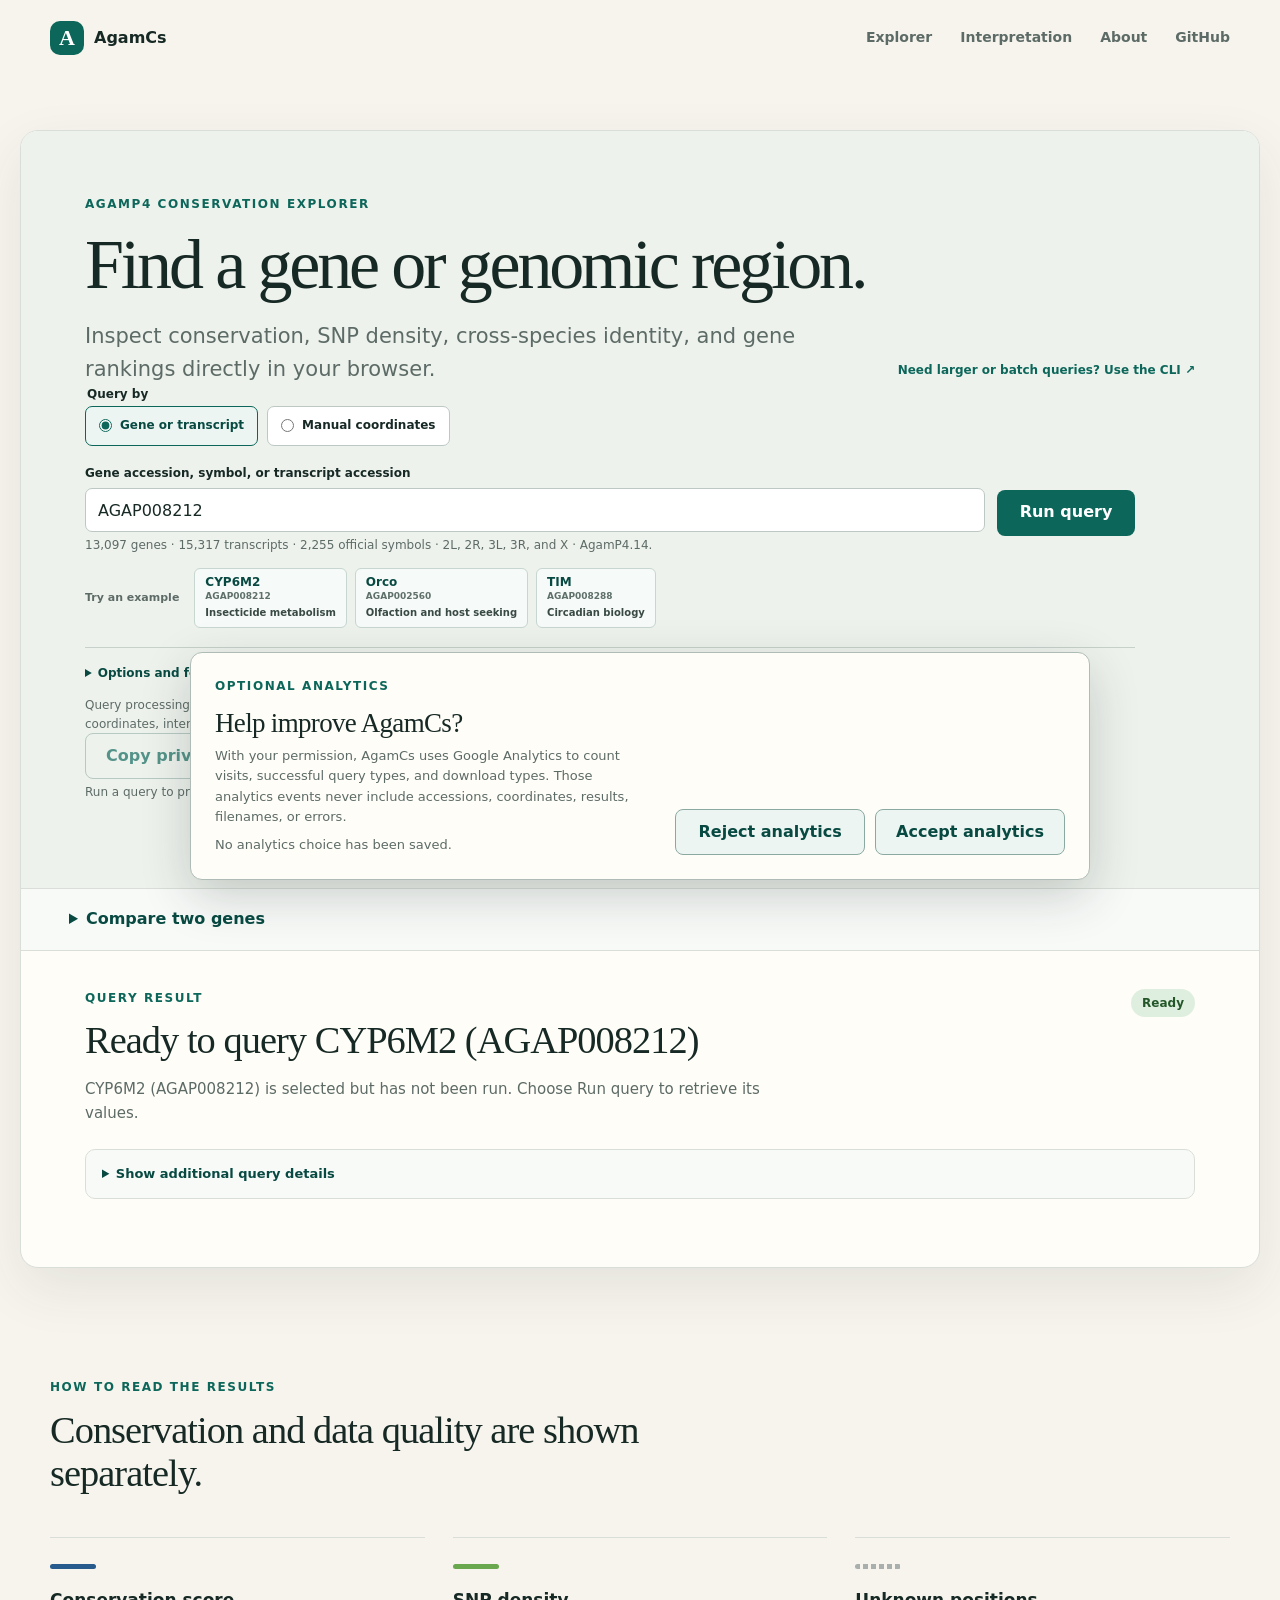
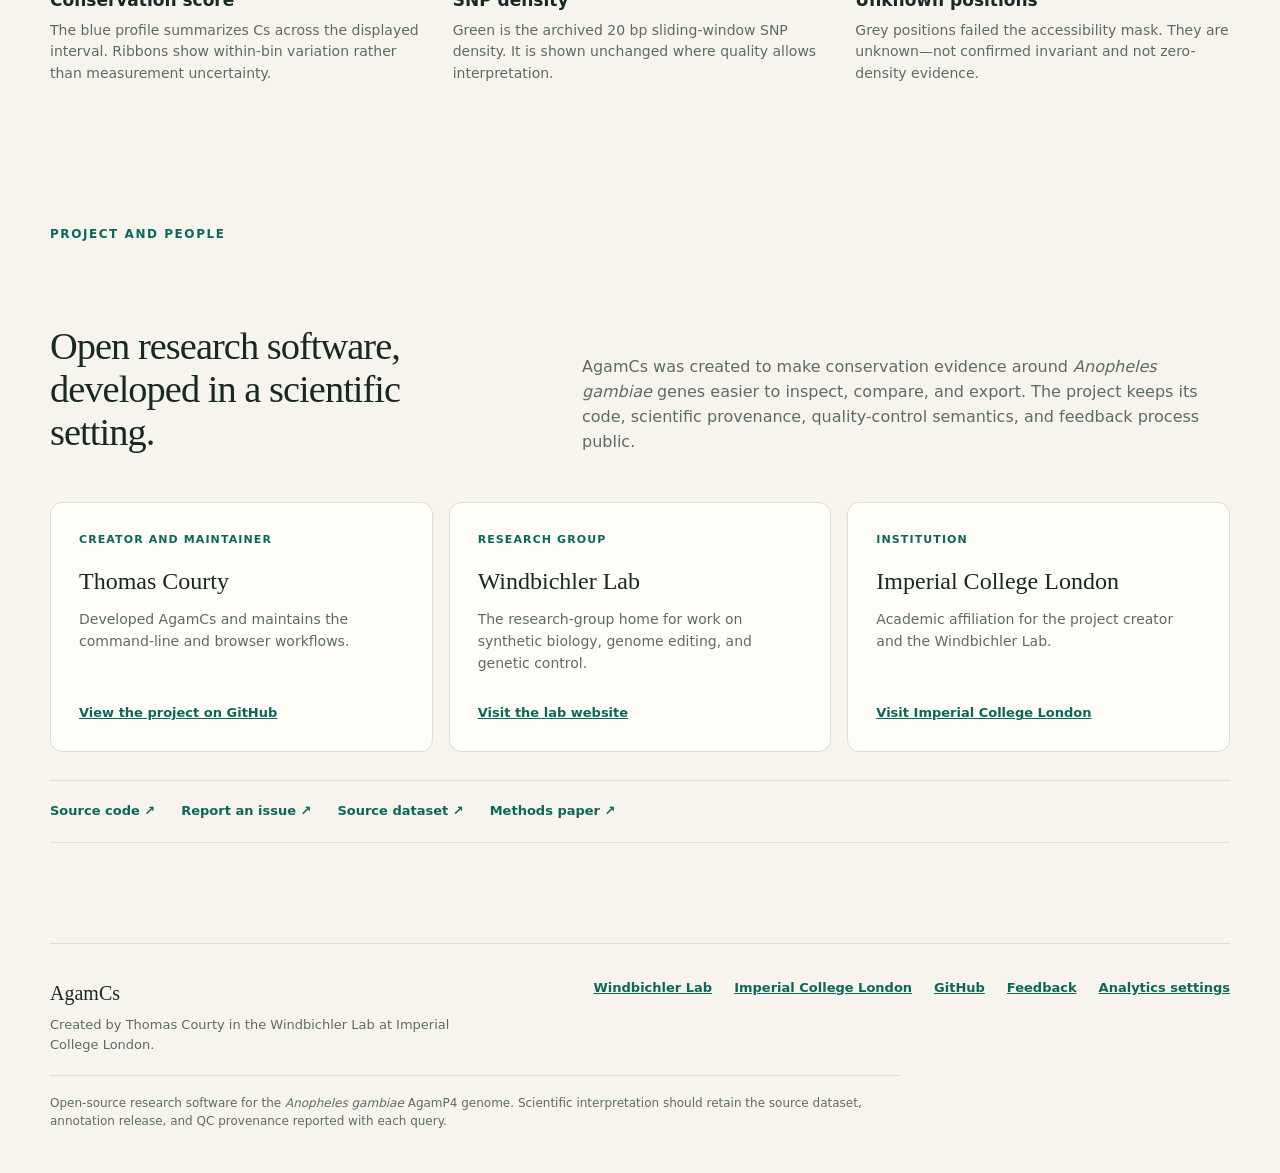
<file: docs/index.html>
<!doctype html>
<html lang="en">
<head>
  <meta charset="utf-8">
  <meta name="viewport" content="width=device-width, initial-scale=1">
  <meta name="description" content="Explore AgamP4.14 conservation, SNP density, and cross-species identity around Anopheles gambiae genes, transcripts, or any given genomic intervals.">
  <meta name="author" content="Thomas Courty">
  <meta name="theme-color" content="#0c675a">
  <meta property="og:type" content="website">
  <meta property="og:site_name" content="AgamCs">
  <meta property="og:title" content="AgamCs conservation explorer">
  <meta property="og:description" content="Explore AgamP4.14 conservation, SNP density, and cross-species identity around Anopheles gambiae genes, transcripts, or any given genomic intervals.">
  <meta property="og:url" content="https://tycour.github.io/AgamCs/">
  <meta property="og:image" content="https://tycour.github.io/AgamCs/assets/examples/AGAP008212/cs_snp_summary.png">
  <meta name="twitter:card" content="summary_large_image">
  <title>AgamCs conservation explorer</title>
  <link rel="canonical" href="https://tycour.github.io/AgamCs/">
  <link rel="icon" href="assets/favicon.svg" type="image/svg+xml">
  <link rel="stylesheet" href="assets/site.css?v=2026-10-17-guide-sequence-v1">
  <script src="assets/plot-model.js?v=2026-10-17-guide-sequence-v1" defer></script>
  <script src="assets/query-summary.js?v=2026-10-17-guide-sequence-v1" defer></script>
  <script src="assets/query-intervals.js?v=2026-10-17-guide-sequence-v1" defer></script>
  <script src="assets/guide-design.js?v=2026-10-17-guide-sequence-v1" defer></script>
  <script src="assets/guide-panel.js?v=2026-10-17-guide-sequence-v1" defer></script>
  <script src="assets/notable-windows.js?v=2026-10-17-guide-sequence-v1" defer></script>
  <script src="assets/species-context.js?v=2026-10-17-guide-sequence-v1" defer></script>
  <script src="assets/query-report.js?v=2026-10-17-guide-sequence-v1" defer></script>
  <script src="assets/two-gene-comparison.js?v=2026-10-17-guide-sequence-v1" defer></script>
  <script src="assets/live-plots.js?v=2026-10-17-guide-sequence-v1" defer></script>
  <script src="assets/gene-search.js?v=2026-10-17-guide-sequence-v1" defer></script>
  <script src="assets/gene-ranking.js?v=2026-10-17-guide-sequence-v1" defer></script>
  <script src="assets/accession-lookup.js?v=2026-10-17-guide-sequence-v1" defer></script>
  <script src="assets/query-contract.js?v=2026-10-17-guide-sequence-v1" defer></script>
  <script src="assets/query-interaction.js?v=2026-10-17-guide-sequence-v1" defer></script>
  <script src="assets/query-permalink.js?v=2026-10-17-guide-sequence-v1" defer></script>
  <script src="assets/analytics.js?v=2026-10-17-guide-sequence-v1" data-measurement-id="G-25RC4QKPP9" defer></script>
  <script src="assets/site.js?v=2026-10-17-guide-sequence-v1" defer></script>
</head>
<body>
  <header class="site-header">
    <a class="brand" href="./" aria-label="AgamCs home">
      <span class="brand-mark" aria-hidden="true">A</span>
      <span>AgamCs</span>
    </a>
    <nav aria-label="Primary navigation">
      <a href="#explorer">Explorer</a>
      <a href="#interpretation">Interpretation</a>
      <a href="#about">About</a>
      <a href="https://github.com/Tycour/AgamCs">GitHub</a>
    </nav>
  </header>

  <main>
    <section class="workspace" id="explorer" aria-labelledby="explorer-title">
      <form class="query-panel benchmark-form" id="benchmark-form">
        <div class="query-heading">
          <div>
            <p class="eyebrow">AgamP4 conservation explorer</p>
            <h1 id="explorer-title">Find a gene or genomic region.</h1>
            <p class="lede">Inspect conservation, SNP density, cross-species identity, and gene rankings directly in your browser.</p>
          </div>
          <a class="query-cli-link" href="https://github.com/Tycour/AgamCs#command-line-installation">Need larger or batch queries? Use the CLI ↗</a>
        </div>
        <fieldset class="query-mode-switch">
          <legend>Query by</legend>
          <label class="query-mode-control">
            <input type="radio" name="live-query-mode" value="accession" checked>
            <span>Gene or transcript</span>
          </label>
          <label class="query-mode-control">
            <input type="radio" name="live-query-mode" value="coordinates">
            <span>Manual coordinates</span>
          </label>
        </fieldset>
        <div class="query-primary-row">
          <div class="query-input-panel accession-query-panel" id="accession-query-panel">
            <label for="live-accession">Gene accession, symbol, or transcript accession</label>
            <div class="accession-combobox" id="accession-combobox">
              <input id="live-accession" name="live-accession" value="AGAP008212" autocomplete="off" spellcheck="false" role="combobox" aria-autocomplete="list" aria-haspopup="listbox" aria-expanded="false" aria-controls="accession-suggestions" aria-describedby="accession-index-help accession-search-status">
              <div class="accession-suggestions-panel" id="accession-suggestions-panel" hidden>
                <ul class="accession-suggestions" id="accession-suggestions" role="listbox" aria-label="Matching AgamP4 genes and transcripts"></ul>
                <p class="accession-suggestions-note" id="accession-suggestions-note"></p>
              </div>
            </div>
            <p class="visually-hidden" id="accession-search-status" role="status" aria-live="polite"></p>
            <p class="field-help" id="accession-index-help">Loading the versioned AgamP4.14 gene index…</p>
          </div>
          <div class="query-input-panel coordinate-query-panel" id="coordinate-query-panel" hidden>
            <div>
              <label for="benchmark-chromosome">Chromosome</label>
              <select id="benchmark-chromosome" name="chromosome">
                <option>2L</option><option>2R</option><option>3L</option><option>3R</option><option>X</option>
              </select>
            </div>
            <div>
              <label for="benchmark-start">Start (1-based)</label>
              <input id="benchmark-start" name="start" type="number" min="1" value="6928858">
            </div>
            <div>
              <label for="benchmark-end">End (inclusive)</label>
              <input id="benchmark-end" name="end" type="number" min="1" value="6930547">
            </div>
          </div>
          <button class="button primary query-submit" id="benchmark-submit" type="submit">Run query</button>
        </div>
        <div class="featured-example-strip" id="featured-example-strip">
          <span>Try an example</span>
          <div class="featured-example-actions" id="featured-example-actions" aria-label="Quick featured examples">
            <span class="featured-example-loading">Loading examples…</span>
          </div>
        </div>
        <details class="query-options" id="query-options">
          <summary>Options and featured examples</summary>
          <div class="query-options-body">
            <div class="accession-query-options" id="accession-query-options">
              <div class="padding-control">
                <label for="accession-padding">Padding per side (bp)</label>
                <input id="accession-padding" name="accession-padding" type="number" min="0" step="1" value="0" inputmode="numeric" required>
                <p class="field-help" id="padding-help">Applied only to accession queries. The allowable padding will appear after the gene index loads.</p>
              </div>
              <div class="isoform-control" id="isoform-control" hidden>
                <label for="isoform-select">Transcript isoform</label>
                <select id="isoform-select" name="isoform-select"></select>
                <p class="field-help" id="isoform-help">Choose the representative default or an exact transcript.</p>
              </div>
              <div class="example-shortcut">
                <label for="example-select">Featured examples</label>
                <select id="example-select" name="example-select">
                  <option value="">Choose a featured example...</option>
                </select>
                <p class="field-help" id="catalogue-help">Loading featured examples...</p>
              </div>
            </div>
            <div class="overlap-annotation-control">
              <label for="show-overlapping-annotations">
                <input id="show-overlapping-annotations" name="show-overlapping-annotations" type="checkbox" disabled>
                <span>Show overlapping gene annotations</span>
              </label>
              <p class="field-help" id="overlap-annotation-help">Loading the versioned gene index…</p>
            </div>
          </div>
        </details>
        <p class="privacy-note">Query processing runs in your browser. Optional aggregate usage statistics are sent to Google Analytics only if you accept them; accessions, coordinates, interval names and bounds, results, filenames, and errors are never included.</p>
        <div class="permalink-actions">
          <button class="button secondary" id="copy-query-permalink" type="button" disabled>Copy private permalink…</button>
          <p class="field-help" id="query-permalink-status" aria-live="polite">Run a query to prepare a private permalink. Its fragment is kept out of HTTP requests and referrers.</p>
        </div>
      </form>

      <details class="comparison-disclosure" id="two-gene-comparison">
        <summary>Compare two genes</summary>
      <section class="two-gene-comparison" aria-labelledby="two-gene-comparison-heading">
        <div class="query-summary-heading">
          <div>
            <h2 id="two-gene-comparison-heading">Compare two genes in context</h2>
            <p>See standardized conservation and variation context for two genes. Each locus keeps its own genomic coordinates.</p>
          </div>
        </div>
        <form id="comparison-form" class="comparison-form">
          <label for="comparison-left-accession">Gene or transcript accession / symbol
            <input id="comparison-left-accession" required autocomplete="off" spellcheck="false" value="AGAP008212">
          </label>
          <label for="comparison-right-accession">Compare with
            <input id="comparison-right-accession" required autocomplete="off" spellcheck="false" value="AGAP006241">
          </label>
          <div class="comparison-actions">
            <button class="button primary" id="comparison-submit" type="submit">Compare genes</button>
            <button class="button secondary" id="comparison-cancel" type="button" hidden>Cancel replacement</button>
          </div>
        </form>
        <p class="field-help" id="comparison-status" aria-live="polite">Enter two distinct indexed genes.</p>
        <div class="comparison-results" id="comparison-results" hidden>
          <div class="comparison-locus-grid" id="comparison-locus-grid"></div>
          <div class="query-summary-table-scroll"><table class="query-summary-table comparison-table"><thead><tr><th scope="col">Summary</th><th scope="col" id="comparison-left-heading">Gene</th><th scope="col" id="comparison-right-heading">Gene</th></tr></thead><tbody id="comparison-table-body"></tbody></table></div>
          <details class="comparison-partitions" id="comparison-partitions">
            <summary>Representative-transcript partition percentiles</summary>
            <p>These static rankings use the pinned representative transcript shown above.</p>
            <div class="query-summary-table-scroll"><table class="query-summary-table comparison-table"><thead><tr><th scope="col">Partition</th><th scope="col" id="comparison-left-partition-heading">Gene</th><th scope="col" id="comparison-right-partition-heading">Gene</th></tr></thead><tbody id="comparison-partition-table-body"></tbody></table></div>
          </details>
          <div class="report-actions comparison-downloads">
            <a class="button secondary" id="comparison-left-tsv" hidden download>Download exact TSV</a>
            <a class="button secondary" id="comparison-right-tsv" hidden download>Download exact TSV</a>
            <a class="button secondary" id="comparison-export" hidden download>Download comparison TSV</a>
          </div>
        </div>
      </section>
      </details>

      <div class="results-panel" id="results-portal" aria-live="polite">
        <div class="result-heading">
          <div>
            <p class="eyebrow">Query result</p>
            <h2 id="result-title">Ready for a query</h2>
          </div>
          <span class="ready-badge" id="result-status">Ready</span>
        </div>
        <p class="result-description" id="benchmark-status">Choose an AgamP4.14 gene accession or symbol, transcript accession, manual interval, or featured example.</p>
        <dl class="resolved-accession" id="resolved-accession" hidden>
          <div><dt>Query ID</dt><dd id="resolved-accession-id">—</dd></div>
          <div><dt>Gene</dt><dd id="resolved-gene-id">—</dd></div>
          <div><dt>Transcript</dt><dd id="resolved-transcript">—</dd></div>
          <div><dt>Padding</dt><dd id="resolved-padding">—</dd></div>
          <div><dt>Strand</dt><dd id="resolved-strand">—</dd></div>
          <div><dt>Annotation</dt><dd id="resolved-annotation">—</dd></div>
          <div><dt>Index</dt><dd id="resolved-index-version">—</dd></div>
        </dl>
        <div class="live-visuals" id="live-visuals" hidden>
          <div class="live-visual-heading">
            <div>
              <p class="eyebrow">Query figures</p>
              <h3>Conservation, variation and species identity</h3>
            </div>
            <p id="live-annotation-note">Genomic-coordinate view. Overlapping-gene annotations are optional.</p>
          </div>
          <section class="live-figure-section" id="live-signals-panel" aria-labelledby="live-signals-heading">
            <header class="live-figure-title">
              <div><span>Figure 1</span><h4 id="live-signals-heading">Conservation and SNP density</h4></div>
              <p>Per-base conservation with accessible-base variation and QC context.</p>
            </header>
            <div class="live-plot" id="live-signal-plot"></div>
            <a class="download-link figure-download" id="live-signal-download" hidden download>Download Cs + SNP/QC figure (SVG)</a>
          </section>
          <details class="guide-disclosure" id="guide-disclosure">
            <summary>Explore CRISPR guides <span>Optional · 20-base spacers with NGG PAM</span></summary>
            <section class="guide-panel" id="guide-panel" aria-label="CRISPR guide settings" hidden>
              <p class="field-help">Choose a 20-base NGG guide to inspect conservation and variation at its binding site.</p>
              <div class="guide-controls"><label><input type="checkbox" id="guide-enable"> Explore guides in this interval</label><label><input type="checkbox" id="guide-overlay"> Show selected guide and PAM on both figures</label></div>
              <p id="guide-status" role="status">Run a query to explore guides.</p>
              <div id="guide-examples" class="guide-examples"><span>Prototype examples:</span><button type="button" data-region="2L:1000000-1000999">Benchmark locus</button><button type="button" data-region="2L:28585064-28586748">AGAP006241</button><button type="button" data-region="3L:3855186-3858609">AGAP010449</button><button type="button" data-region="3R:38377342-38377436">AGAP009678</button></div>
              <div id="guide-content" hidden>
                <p class="field-help">Sequences are written 5′→3′ in guide orientation; the orange triplet is the PAM. Activity is a Doench 2016 prediction, not measured activity in Anopheles. Guides with repeated exact matches remain visible with warnings.</p>
                <details class="guide-filters">
                  <summary>Filter by metric or sequence</summary>
                  <p class="field-help">Set a minimum, maximum, or both for any numeric column. A bound excludes guides where that metric is unavailable. Bounds include their endpoints.</p>
                  <fieldset><legend>Numeric ranges</legend><div id="guide-filter-grid" class="guide-filter-grid"></div></fieldset>
                  <label for="guide-filter-text">Sequence, chromosome, strand, or warning contains
                    <input id="guide-filter-text" type="search" placeholder="For example, exact reference matches">
                  </label>
                </details>
                <p id="guide-view-status" role="status" aria-live="polite"></p>
                <div class="guide-table-scroll" tabindex="0" aria-label="Scored guides; select a column heading to sort"><table class="query-summary-table guide-table"><thead id="guide-table-head"><tr>
                  <th scope="col" data-sort="tool_rank" aria-sort="ascending"><button type="button" data-sort="tool_rank" class="guide-sort-header" aria-label="Sort by CRISPOR order">CRISPOR order <span aria-hidden="true">↑</span></button></th>
                  <th scope="col" data-sort="start" aria-sort="none"><button type="button" data-sort="start" class="guide-sort-header" aria-label="Sort by genomic position">Spacer + PAM / location</button></th>
                  <th scope="col" data-sort="mit_specificity" aria-sort="none"><button type="button" data-sort="mit_specificity" class="guide-sort-header" aria-label="Sort by MIT specificity">MIT specificity</button></th>
                  <th scope="col" data-sort="cfd_specificity" aria-sort="none"><button type="button" data-sort="cfd_specificity" class="guide-sort-header" aria-label="Sort by CFD specificity">CFD specificity</button></th>
                  <th scope="col" data-sort="activity_doench2016" aria-sort="none"><button type="button" data-sort="activity_doench2016" class="guide-sort-header" aria-label="Sort by predicted activity">Predicted activity</button></th>
                  <th scope="col" data-sort="spacer_mean_cs" aria-sort="none"><button type="button" data-sort="spacer_mean_cs" class="guide-sort-header" aria-label="Sort by spacer mean Cs">Spacer mean Cs</button></th>
                  <th scope="col" data-sort="spacer_mean_snp_density" aria-sort="none"><button type="button" data-sort="spacer_mean_snp_density" class="guide-sort-header" aria-label="Sort by spacer mean SNP density">Spacer mean SNP density</button></th>
                  <th scope="col" data-sort="exact_matches" aria-sort="none"><button type="button" data-sort="exact_matches" class="guide-sort-header" aria-label="Sort by exact reference matches">Exact matches</button></th>
                  <th scope="col" data-sort="off_target_count" aria-sort="none"><button type="button" data-sort="off_target_count" class="guide-sort-header" aria-label="Sort by off-target count">Off-target count</button></th>
                  <th scope="col" data-sort="gc_percent" aria-sort="none"><button type="button" data-sort="gc_percent" class="guide-sort-header" aria-label="Sort by spacer GC percent">Spacer GC %</button></th>
                  <th scope="col" data-sort="warnings" aria-sort="none"><button type="button" data-sort="warnings" class="guide-sort-header" aria-label="Sort by warnings">Warnings</button></th>
                </tr></thead><tbody id="guide-body"></tbody></table></div>
                <div id="guide-details" class="guide-details" aria-live="polite" hidden></div>
                <div class="report-actions"><a class="button secondary" id="guide-download" download hidden>Download guide TSV</a><a class="button secondary" id="guide-json-download" download hidden>Download guide report (JSON)</a></div>
                <p class="summary-method">Click a column heading to sort by that value; click it again to reverse the order. Cs means use finite bases. SNP means use valid accessible focal bases and retain the source’s centred 20-base rolling density; they are not counts of variants within the guide. Unknown bases are not zero. Spacer and PAM summaries are separate in the selected-guide details and downloads. These contextual values do not alter CRISPOR scores. Guide selection is recorded in the separate guide report, not the general query permalink/report.</p>
              </div>
            </section>
          </details>
          <section class="live-figure-section" id="live-heatmap-panel" aria-labelledby="live-heatmap-heading">
            <header class="live-figure-title">
              <div><span>Figure 2</span><h4 id="live-heatmap-heading">Species identity heatmap</h4></div>
              <p>Cross-species identity across the same genomic interval.</p>
            </header>
            <div class="live-plot" id="live-heatmap-plot"></div>
            <details class="species-display-controls" id="species-display-controls">
              <summary>Species display controls (heatmap only)</summary>
              <p>Selection, ordering, and clade collapse change only Figure 2 and its SVG. The exact TSV and species/clade summary retain all comparison species.</p>
              <div class="species-display-toolbar">
                <label for="species-display-order">Row order
                  <select id="species-display-order">
                    <option value="topology">Versioned topology</option>
                    <option value="alphabetical">Alphabetical</option>
                  </select>
                </label>
                <div class="species-display-actions" aria-label="Species selection actions">
                  <button class="button secondary" id="species-select-all" type="button">Select all</button>
                  <button class="button secondary" id="species-clear-all" type="button">Clear all</button>
                </div>
              </div>
              <fieldset>
                <legend>Visible species</legend>
                <div class="species-checkbox-grid" id="species-checkbox-grid"></div>
              </fieldset>
              <fieldset>
                <legend>Collapse encoded clades</legend>
                <div class="species-checkbox-grid" id="clade-collapse-grid"></div>
              </fieldset>
              <p id="species-display-status" aria-live="polite">All species are shown in versioned-topology order.</p>
            </details>
            <a class="download-link figure-download" id="live-heatmap-download" hidden download>Download species heatmap (SVG)</a>
          </section>
          <section class="plot-range-controls" aria-labelledby="plot-range-heading">
            <div class="plot-range-intro">
              <h4 id="plot-range-heading">Displayed range</h4>
              <p id="plot-range-current">Run a query to enable range zoom.</p>
            </div>
            <div class="plot-range-actions">
              <button class="button secondary" id="plot-range-select" type="button" aria-pressed="false" disabled>Select range</button>
              <button class="button secondary" id="plot-range-back" type="button" disabled>Zoom out</button>
              <button class="button secondary" id="plot-range-reset" type="button" disabled>Reset full query</button>
            </div>
            <div class="plot-range-coordinate-controls" aria-label="Zoom to genomic coordinates">
              <label for="plot-range-start">Start
                <input id="plot-range-start" type="number" step="1" inputmode="numeric" disabled>
              </label>
              <label for="plot-range-end">End
                <input id="plot-range-end" type="number" step="1" inputmode="numeric" disabled>
              </label>
              <button class="button secondary" id="plot-range-apply" type="button" disabled>Zoom to coordinates</button>
            </div>
            <p id="plot-range-status" aria-live="polite">Select range enables horizontal dragging on either plot. Plot selections expand outward to the displayed bin boundaries; the exact TSV remains the full query.</p>
          </section>
        </div>
        <details class="supplementary-results" id="supplementary-results">
          <summary>Show additional query details</summary>
          <div class="supplementary-results-content">
            <div class="plot-resolution-controls" aria-labelledby="plot-resolution-heading">
              <div class="plot-resolution-intro">
                <h4 id="plot-resolution-heading">Plot resolution</h4>
                <p>Adaptive preserves per-base detail for loci through 1,000 bases and otherwise uses the highest bounded display resolution.</p>
              </div>
              <label for="signal-resolution">Cs/SNP signal
                <select id="signal-resolution"><option value="adaptive">Adaptive</option></select>
              </label>
              <label for="heatmap-resolution">Species heatmap
                <select id="heatmap-resolution"><option value="adaptive">Adaptive</option></select>
              </label>
              <p id="plot-resolution-status" aria-live="polite">Effective resolution will appear after a query.</p>
            </div>
            <p class="plot-method-note" id="plot-method-note">Adaptive uses one display bin per base through 1,000 bases, then the bounded maximum of 1,000 bins, preserving the strongest available detail without unbounded SVG growth. Cs itself is per-base; SNP density remains the archived centred 20-bp rolling statistic, and CNEr evidence remains derived from 30/50-bp source windows. Finer display subdivision does not add biological resolution. Hover for query values; range zoom and the optional overlapping-gene tracks re-render retained full-query data without another genomic request. Additional loci use one representative transcript per overlapping gene; the queried gene retains its selected or complete isoform display. Transcript labels link to the matching VectorBase gene record in a new tab. The exact TSV retains every queried base and species row, while SVG downloads use the active displayed range, annotation choice, and resolution.</p>
        <section class="ranking-section" id="ranking-section" aria-labelledby="ranking-section-heading" hidden>
          <h3 id="ranking-section-heading">Representative-transcript gene rankings</h3>
          <p>These static, scope-specific global and chromosome-arm rankings use the pinned representative transcript. Selecting another isoform changes the query summaries, not these rankings.</p>
          <div class="ranking-grid">
            <section class="summary-scope-card summary-ranking-card" id="summary-cs-ranking-card" aria-labelledby="summary-cs-ranking-heading" hidden>
              <header><h4 id="summary-cs-ranking-heading">Cs percentile</h4><small>Higher Cs = more conserved</small></header>
              <div class="summary-metric-pair summary-ranking-scopes">
                <div><span>Whole gene span</span><strong id="summary-cs-rank-span">—</strong><small id="summary-cs-rank-span-detail">—</small></div>
                <div><span>Representative exons</span><strong id="summary-cs-rank-exons">—</strong><small id="summary-cs-rank-exons-detail">—</small></div>
                <div><span>Representative CDS</span><strong id="summary-cs-rank-cds">—</strong><small id="summary-cs-rank-cds-detail">—</small></div>
                <div><span>Representative UTR</span><strong id="summary-cs-rank-utr">—</strong><small id="summary-cs-rank-utr-detail">—</small></div>
                <div><span>Representative introns</span><strong id="summary-cs-rank-introns">—</strong><small id="summary-cs-rank-introns-detail">—</small></div>
              </div>
              <p class="summary-ranking-note" id="summary-cs-ranking-note"></p>
            </section>
            <section class="summary-scope-card summary-ranking-card" id="summary-snp-ranking-card" aria-labelledby="summary-snp-ranking-heading" hidden>
              <header><h4 id="summary-snp-ranking-heading">Low-variation percentile</h4><small>Higher = lower accessible-base SNP density</small></header>
              <div class="summary-metric-pair summary-ranking-scopes">
                <div><span>Whole gene span</span><strong id="summary-snp-rank-span">—</strong><small id="summary-snp-rank-span-detail">—</small></div>
                <div><span>Representative exons</span><strong id="summary-snp-rank-exons">—</strong><small id="summary-snp-rank-exons-detail">—</small></div>
                <div><span>Representative CDS</span><strong id="summary-snp-rank-cds">—</strong><small id="summary-snp-rank-cds-detail">—</small></div>
                <div><span>Representative UTR</span><strong id="summary-snp-rank-utr">—</strong><small id="summary-snp-rank-utr-detail">—</small></div>
                <div><span>Representative introns</span><strong id="summary-snp-rank-introns">—</strong><small id="summary-snp-rank-introns-detail">—</small></div>
              </div>
              <p class="summary-ranking-note" id="summary-snp-ranking-note"></p>
            </section>
          </div>
        </section>
        <details class="query-details">
          <summary>Data source, QC and query limits</summary>
          <dl class="query-provenance" id="query-provenance">
            <div><dt>Assembly</dt><dd id="query-assembly">AgamP4</dd></div>
            <div><dt>Coordinates</dt><dd id="query-coordinate-convention">1-based inclusive</dd></div>
            <div><dt>Arrays</dt><dd id="query-arrays">Cs, SNP density, species stack</dd></div>
            <div><dt>Source</dt><dd><a id="query-source" href="https://doi.org/10.5281/zenodo.4304586">Zenodo 4304586</a></dd></div>
            <div><dt>Accessibility/QC</dt><dd id="query-accessibility">Separate companion track</dd></div>
          </dl>
          <p class="field-help">Browser query limit: 200,000 bases. This engineering ceiling is not a biological threshold: it supports 13,080 of 13,097 indexed genes (99.8702%); the 17 longer genes remain available through the CLI. The versioned index covers AGAP genes and transcript isoforms on 2L, 2R, 3L, 3R, and X; official gene symbols come from a separately versioned AgamP4 naming index. Failed accessibility/QC positions are shown separately as unknown.</p>
        </details>
        <div class="query-summary" id="query-summary" hidden>
          <div class="query-summary-heading">
            <div><h3>Exact query and selected-transcript summaries</h3><p id="query-summary-subject"></p></div>
            <code id="query-summary-version">agamcs-query-summary-v1</code>
          </div>
          <div class="query-summary-table-scroll">
            <table class="query-summary-table">
              <thead>
                <tr>
                  <th scope="col">Scope</th>
                  <th scope="col">Bases</th>
                  <th scope="col">Mean Cs</th>
                  <th scope="col">Accessibility</th>
                  <th scope="col">Accessible-base SNP mean</th>
                  <th scope="col">Longest inaccessible run</th>
                  <th scope="col">80% coverage audit</th>
                </tr>
              </thead>
              <tbody id="query-summary-body"></tbody>
            </table>
          </div>
          <p class="summary-method" id="summary-method-note"></p>
        </div>
        <section class="query-summary named-intervals" id="named-intervals" aria-labelledby="named-intervals-heading" hidden>
          <div class="query-summary-heading">
            <div><h3 id="named-intervals-heading">Named query intervals</h3><p id="named-intervals-subject">Define private, inclusive subregions within the exact retained query.</p></div>
            <code>agamcs-named-query-intervals-v1</code>
          </div>
          <div class="interval-editor" id="interval-editor">
            <label for="interval-name">Name<input id="interval-name" maxlength="80" required></label>
            <label for="interval-start">Start (1-based)<input id="interval-start" type="number" min="1" required></label>
            <label for="interval-end">End (inclusive)<input id="interval-end" type="number" min="1" required></label>
            <button class="button secondary" id="interval-save" type="submit">Add interval</button>
            <button class="button secondary" id="interval-cancel" type="button" hidden>Cancel edit</button>
          </div>
          <p class="field-help" id="interval-status" aria-live="polite">Intervals are browser-local until deliberately included in a permalink or report.</p>
          <div class="query-summary-table-scroll"><table class="query-summary-table interval-table"><thead><tr><th scope="col">Name and scope</th><th scope="col">Bases</th><th scope="col">Mean Cs</th><th scope="col">Accessibility</th><th scope="col">Accessible-base SNP mean</th><th scope="col">Actions</th></tr></thead><tbody id="named-intervals-body"></tbody></table></div>
        </section>
        <section class="query-summary species-context" id="species-context" aria-labelledby="species-context-heading" hidden>
          <div class="query-summary-heading">
            <div>
              <h3 id="species-context-heading">Species and encoded-clade context</h3>
              <p id="species-context-subject">Run a query to summarize exact detected CNEr evidence.</p>
            </div>
            <code id="species-context-version">agamcs-species-context-v1</code>
          </div>
          <div class="query-summary-table-scroll">
            <table class="query-summary-table species-context-table">
              <thead>
                <tr>
                  <th scope="col">Species or clade</th>
                  <th scope="col">Detected CNEr bases</th>
                  <th scope="col">Detected fraction</th>
                  <th scope="col">Mean identity</th>
                  <th scope="col">Longest undetected run</th>
                  <th scope="col">Lowest qualifying 100-bp identity window</th>
                </tr>
              </thead>
              <tbody id="species-context-body"></tbody>
            </table>
          </div>
          <p class="summary-method" id="species-context-method">Zero-coded positions mean no detected CNEr interval and are excluded from identity means. Species fractions use query bases; clade fractions use species × query-base denominators. A 100-bp window qualifies at 80% detected species-bases. Clade rows are limited to named groups already present in the versioned topology; polytomies remain unresolved.</p>
        </section>
        <section class="query-summary query-report-actions" id="query-report-actions" aria-labelledby="query-report-heading" hidden>
          <div class="query-summary-heading">
            <div>
              <h3 id="query-report-heading">Reproducible query report</h3>
              <p id="query-report-status">Run a query to create a versioned report.</p>
            </div>
            <code id="query-report-version">agamcs-query-report-v2</code>
          </div>
          <div class="report-actions">
            <a class="button secondary" id="query-report-download" hidden download>Download JSON report</a>
            <button class="button secondary" id="copy-methods" type="button">Copy methods</button>
            <button class="button secondary" id="copy-figure-caption" type="button">Copy figure caption</button>
          </div>
          <p class="summary-method">The report records query state, provenance, partitions, named-interval summaries, QC-aware summaries, rankings, notable windows, species/clade context, display settings, and deterministic methods/caption text. It contains no base-level arrays; use the exact TSV for those values.</p>
        </section>
          </div>
        </details>
        <a class="download-link" id="benchmark-download" hidden download="AgamCs-browser-query.tsv">Download exact TSV values</a>
      </div>
    </section>

    <section class="interpretation" id="interpretation">
      <div>
        <p class="eyebrow">How to read the results</p>
        <h2>Conservation and data quality are shown separately.</h2>
      </div>
      <div class="explain-grid">
        <article>
          <span class="metric cs" aria-hidden="true"></span>
          <h3>Conservation score</h3>
          <p>The blue profile summarizes Cs across the displayed interval. Ribbons show within-bin variation rather than measurement uncertainty.</p>
        </article>
        <article>
          <span class="metric snp" aria-hidden="true"></span>
          <h3>SNP density</h3>
          <p>Green is the archived 20 bp sliding-window SNP density. It is shown unchanged where quality allows interpretation.</p>
        </article>
        <article>
          <span class="metric unknown" aria-hidden="true"></span>
          <h3>Unknown positions</h3>
          <p>Grey positions failed the accessibility mask. They are unknown—not confirmed invariant and not zero-density evidence.</p>
        </article>
      </div>
    </section>

    <section class="project-credits" id="about" aria-labelledby="about-title">
      <div class="project-intro">
        <p class="eyebrow">Project and people</p>
        <h2 id="about-title">Open research software, developed in a scientific setting.</h2>
        <p>AgamCs was created to make conservation evidence around <em>Anopheles gambiae</em> genes easier to inspect, compare, and export. The project keeps its code, scientific provenance, quality-control semantics, and feedback process public.</p>
      </div>
      <div class="affiliation-grid">
        <article class="affiliation-card">
          <p class="card-kicker">Creator and maintainer</p>
          <h3>Thomas Courty</h3>
          <p>Developed AgamCs and maintains the command-line and browser workflows.</p>
          <a href="https://github.com/Tycour/AgamCs">View the project on GitHub</a>
        </article>
        <article class="affiliation-card">
          <p class="card-kicker">Research group</p>
          <h3><a href="https://www.windbichlerlab.org/">Windbichler Lab</a></h3>
          <p>The research-group home for work on synthetic biology, genome editing, and genetic control.</p>
          <a href="https://www.windbichlerlab.org/">Visit the lab website</a>
        </article>
        <article class="affiliation-card">
          <p class="card-kicker">Institution</p>
          <h3><a href="https://www.imperial.ac.uk/">Imperial College London</a></h3>
          <p>Academic affiliation for the project creator and the Windbichler Lab.</p>
          <a href="https://www.imperial.ac.uk/">Visit Imperial College London</a>
        </article>
      </div>
      <nav class="project-links" aria-label="Project resources">
        <a href="https://github.com/Tycour/AgamCs">Source code</a>
        <a href="https://github.com/Tycour/AgamCs/issues">Report an issue</a>
        <a href="https://doi.org/10.5281/zenodo.4304586">Source dataset</a>
        <a href="https://doi.org/10.3390/insects12020097">Methods paper</a>
      </nav>
    </section>
  </main>

  <footer class="site-footer">
    <div class="footer-identity">
      <strong>AgamCs</strong>
      <p>Created by Thomas Courty in the Windbichler Lab at Imperial College London.</p>
    </div>
    <div class="footer-links">
      <a href="https://www.windbichlerlab.org/">Windbichler Lab</a>
      <a href="https://www.imperial.ac.uk/">Imperial College London</a>
      <a href="https://github.com/Tycour/AgamCs">GitHub</a>
      <a href="https://github.com/Tycour/AgamCs/issues">Feedback</a>
      <button class="footer-link-button" id="analytics-settings" type="button" hidden>Analytics settings</button>
    </div>
    <p class="footer-note">Open-source research software for the <em>Anopheles gambiae</em> AgamP4 genome. Scientific interpretation should retain the source dataset, annotation release, and QC provenance reported with each query.</p>
  </footer>

  <section class="analytics-consent" id="analytics-consent" role="dialog" aria-labelledby="analytics-consent-title" aria-describedby="analytics-consent-description" tabindex="-1" hidden>
    <div>
      <p class="eyebrow">Optional analytics</p>
      <h2 id="analytics-consent-title">Help improve AgamCs?</h2>
      <p id="analytics-consent-description">With your permission, AgamCs uses Google Analytics to count visits, successful query types, and download types. Those analytics events never include accessions, coordinates, results, filenames, or errors.</p>
      <p class="analytics-consent-status" id="analytics-consent-status" aria-live="polite"></p>
    </div>
    <div class="analytics-consent-actions">
      <button class="button consent-choice" id="analytics-reject" type="button">Reject analytics</button>
      <button class="button consent-choice" id="analytics-accept" type="button">Accept analytics</button>
    </div>
  </section>
</body>
</html>
</file>
<file: docs/assets/site.css>
:root {
  --ink: #172925;
  --muted: #5d6b67;
  --paper: #f7f4ed;
  --surface: #fffdf8;
  --line: #d9ded8;
  --teal: #0c675a;
  --teal-dark: #084a42;
  --green: #6aa84f;
  --blue: #275a8d;
  --grey: #a9afad;
  --shadow: 0 20px 55px rgba(30, 54, 48, .09);
}

* { box-sizing: border-box; }
[hidden] { display: none !important; }
.visually-hidden {
  position: absolute !important; width: 1px !important; height: 1px !important;
  padding: 0 !important; margin: -1px !important; overflow: hidden !important;
  clip: rect(0, 0, 0, 0) !important; white-space: nowrap !important; border: 0 !important;
}
html { scroll-behavior: smooth; }
body {
  margin: 0;
  color: var(--ink);
  background: var(--paper);
  font-family: Inter, ui-sans-serif, system-ui, -apple-system, BlinkMacSystemFont, "Segoe UI", sans-serif;
  line-height: 1.55;
}
a { color: inherit; }
button, select, input { font: inherit; }
.site-header, main, footer { width: min(1180px, calc(100% - 40px)); margin-inline: auto; }
.site-header {
  min-height: 76px;
  display: flex;
  align-items: center;
  justify-content: space-between;
}
.brand { display: flex; align-items: center; gap: 10px; font-weight: 760; text-decoration: none; }
.brand-mark {
  display: grid; place-items: center; width: 34px; height: 34px; border-radius: 10px;
  color: white; background: var(--teal); font-family: Georgia, serif; font-size: 22px;
}
.site-header nav { display: flex; gap: 28px; }
.site-header nav a { color: var(--muted); text-decoration: none; font-size: 14px; font-weight: 650; }
.site-header nav a:hover { color: var(--teal); }
.eyebrow { margin: 0 0 12px; color: var(--teal); font-size: 12px; font-weight: 800; letter-spacing: .13em; text-transform: uppercase; }
h1, h2, h3 { margin-top: 0; line-height: 1.12; }
h1 { max-width: 760px; margin-bottom: 24px; font-family: Georgia, serif; font-size: clamp(46px, 7vw, 82px); font-weight: 500; letter-spacing: -.045em; }
h2 { margin-bottom: 18px; font-family: Georgia, serif; font-size: clamp(29px, 3vw, 43px); font-weight: 500; letter-spacing: -.025em; }
h3 { margin-bottom: 10px; font-size: 17px; }
.lede { max-width: 670px; margin: 0; color: var(--muted); font-size: clamp(18px, 2vw, 22px); }
.button { display: inline-flex; justify-content: center; align-items: center; min-height: 46px; padding: 0 20px; border: 1px solid transparent; border-radius: 8px; font-weight: 750; text-decoration: none; cursor: pointer; }
.button.primary { color: white; background: var(--teal); }
.button.primary:hover { background: var(--teal-dark); }
.button:disabled { cursor: wait; opacity: .68; }
.button.secondary { color: var(--teal); border-color: #9db6b0; background: transparent; }
.workspace {
  display: grid;
  grid-template-columns: minmax(0, 1fr);
  width: min(1440px, calc(100vw - 40px));
  margin-top: 54px;
  margin-left: 50%;
  transform: translateX(-50%);
  overflow: hidden;
  background: var(--surface);
  border: 1px solid var(--line);
  border-radius: 18px;
  box-shadow: var(--shadow);
}
.query-panel { padding: clamp(32px, 5vw, 64px); background: #eef2ed; border-bottom: 1px solid var(--line); }
.comparison-disclosure { border-bottom: 1px solid var(--line); background: #f8faf8; }
.comparison-disclosure > summary { padding: 18px clamp(24px, 4vw, 48px); color: var(--teal-dark); cursor: pointer; font-weight: 750; }
.comparison-disclosure > summary:hover { text-decoration: underline; }
.two-gene-comparison { padding: 8px clamp(28px, 4vw, 48px) clamp(28px, 4vw, 48px); }
.comparison-form { display: grid; grid-template-columns: repeat(2, minmax(0, 1fr)) auto; gap: 14px; align-items: end; max-width: 980px; }
.comparison-form label { margin: 0; }
.comparison-form input { width: 100%; }
.comparison-actions { display: flex; gap: 8px; flex-wrap: wrap; }
.comparison-results { margin-top: 18px; }
.comparison-locus-grid { display: grid; grid-template-columns: repeat(2, minmax(0, 1fr)); gap: 14px; margin-bottom: 16px; }
.comparison-locus-card { padding: 14px; border: 1px solid var(--line); border-radius: 8px; background: #fff; }
.comparison-locus-card h3 { margin: 0 0 5px; font-size: 15px; }
.comparison-locus-card p { margin: 5px 0; color: var(--muted); font-size: 12px; line-height: 1.45; }
.comparison-locus-axis { font-family: ui-monospace, SFMono-Regular, Menlo, monospace; color: var(--teal-dark) !important; }
.comparison-downloads { margin-top: 14px; }
.comparison-partitions { margin-top: 14px; }
.comparison-partitions > summary { cursor: pointer; color: var(--teal-dark); font-size: 13px; font-weight: 750; }
.comparison-partitions > p { margin: 8px 0 10px; color: var(--muted); font-size: 12px; }
.query-heading { display: grid; grid-template-columns: minmax(0, 1fr) auto; gap: 28px; align-items: end; }
.query-heading h1 { max-width: 820px; margin-bottom: 16px; font-size: clamp(42px, 6vw, 70px); }
.query-heading .lede { max-width: 760px; font-size: clamp(17px, 2vw, 21px); }
.query-cli-link { margin-bottom: 5px; color: var(--teal); font-size: 12px; font-weight: 750; text-decoration: none; }
.query-cli-link:hover { text-decoration: underline; }
.query-panel label, legend { display: block; margin-bottom: 8px; font-size: 13px; font-weight: 750; }
fieldset { margin: 26px 0 16px; padding: 0; border: 0; }
select { width: 100%; height: 44px; margin-bottom: 4px; padding: 0 12px; color: var(--ink); border: 1px solid #bdc8c4; border-radius: 7px; background: white; }
input { width: 100%; height: 44px; padding: 0 12px; color: var(--ink); border: 1px solid #bdc8c4; border-radius: 7px; background: white; }
.field-help, .privacy-note { color: var(--muted); font-size: 12px; }
.field-help { margin: 4px 0 22px; }
.privacy-note { max-width: 850px; margin: 14px 0 0; }
.results-panel { min-width: 0; padding: 38px clamp(24px, 5vw, 72px) 44px; }
.result-heading { display: flex; justify-content: space-between; align-items: start; }
.result-heading h2 { margin-bottom: 0; }
.ready-badge { padding: 5px 11px; color: #235729; background: #dfefdf; border-radius: 99px; font-size: 12px; font-weight: 800; }
.ready-badge.loading { color: #725015; background: #f5e7c9; }
.ready-badge.error { color: #7b2e2e; background: #f4dddd; }
.result-description { max-width: 700px; margin: 16px 0 0; color: var(--muted); font-size: 15px; }
.tabs { display: flex; gap: 3px; border-bottom: 1px solid var(--line); }
.tabs button { padding: 10px 16px; color: var(--muted); background: none; border: 0; border-bottom: 3px solid transparent; cursor: pointer; font-weight: 750; }
.tabs button[aria-selected="true"] { color: var(--teal); border-bottom-color: var(--teal); }
.download-link { display: inline-block; margin-top: 15px; color: var(--teal); font-size: 13px; font-weight: 750; }
.benchmark-form { margin-top: 0; }
.benchmark-form label, .benchmark-form legend { font-size: 12px; font-weight: 750; }
.query-mode-switch { display: flex; flex-wrap: wrap; gap: 9px; margin: 0 0 18px; }
.query-mode-switch legend { width: 100%; margin-bottom: 2px; }
.query-mode-control {
  display: inline-flex !important; align-items: center; gap: 8px; min-height: 40px; margin: 0 !important;
  padding: 0 13px; border: 1px solid #bdc8c4; border-radius: 7px; background: white; cursor: pointer;
}
.query-mode-control:has(input:checked) { color: var(--teal-dark); border-color: var(--teal); background: #edf5f2; }
.query-mode-control input { width: auto; height: auto; margin: 0; accent-color: var(--teal); }
.query-primary-row { display: grid; grid-template-columns: minmax(0, 1fr) auto; gap: 12px; align-items: start; max-width: 1050px; }
.query-input-panel { margin-top: 0; }
.accession-query-panel { max-width: none; }
.accession-query-panel label { display: block; margin-bottom: 6px; }
.accession-query-panel .field-help { margin-bottom: 0; }
.query-submit { min-width: 138px; margin-top: 26px; white-space: nowrap; }
.accession-combobox { position: relative; }
.accession-suggestions-panel {
  position: absolute; z-index: 12; top: calc(100% + 5px); right: 0; left: 0;
  overflow: hidden; background: white; border: 1px solid #9caaa5; border-radius: 8px;
  box-shadow: 0 14px 35px rgba(23, 41, 37, .18);
}
.accession-suggestions {
  max-height: min(370px, 55vh); margin: 0; padding: 4px; overflow-y: auto; list-style: none;
}
.accession-suggestion {
  display: grid; gap: 2px; padding: 9px 10px; border-radius: 5px; cursor: pointer;
}
.accession-suggestion + .accession-suggestion { border-top: 1px solid #edf0ed; }
.accession-suggestion[aria-selected="true"],
.accession-suggestion:hover { background: #e7f1ee; }
.accession-suggestion-heading { display: flex; flex-wrap: wrap; align-items: baseline; gap: 5px 8px; }
.accession-suggestion-heading strong { color: var(--ink); font-size: 13px; }
.accession-suggestion-accession {
  color: var(--teal-dark); font-family: ui-monospace, SFMono-Regular, Menlo, monospace;
  font-size: 11px; font-weight: 750;
}
.accession-suggestion-description { color: #394a45; font-size: 11px; line-height: 1.35; }
.accession-suggestion-metadata { color: var(--muted); font-size: 10px; line-height: 1.35; }
.accession-suggestion-limit { color: #7b4b14; font-weight: 750; }
.accession-suggestions-note {
  margin: 0; padding: 7px 11px; color: var(--muted); background: #f4f6f3;
  border-top: 1px solid #dfe5e1; font-size: 10px;
}
.featured-example-strip { display: flex; flex-wrap: wrap; gap: 8px 15px; align-items: center; margin-top: 13px; color: var(--muted); font-size: 11px; }
.featured-example-strip > span { font-weight: 800; }
.featured-example-actions { display: flex; flex-wrap: wrap; gap: 8px; }
.featured-example-actions button {
  display: grid; gap: 1px; min-width: 116px; padding: 6px 10px;
  color: var(--teal-dark); text-align: left; background: #f6faf8;
  border: 1px solid #c7d6d0; border-radius: 6px; cursor: pointer;
}
.featured-example-actions button:hover { color: var(--teal); border-color: var(--teal); }
.featured-example-actions button:focus-visible { outline: 3px solid rgba(15, 111, 99, .24); outline-offset: 2px; }
.featured-example-actions strong { font-size: 12px; line-height: 1.2; }
.featured-example-accession { color: #5f706a; font-size: 9px; font-weight: 700; }
.featured-example-topic { color: #394a45; font-size: 10px; font-weight: 650; }
.featured-example-loading { color: var(--muted); }
.query-options { max-width: 1050px; margin-top: 19px; padding-top: 16px; border-top: 1px solid #c7d0cb; }
.query-options > summary, .query-details > summary { width: fit-content; color: var(--teal-dark); cursor: pointer; font-size: 12px; font-weight: 800; }
.query-options > summary:hover, .query-details > summary:hover { color: var(--teal); }
.query-options-body { display: grid; grid-template-columns: minmax(0, 2fr) minmax(220px, .8fr); gap: 22px; margin-top: 18px; }
.accession-query-options { display: grid; grid-template-columns: repeat(3, minmax(0, 1fr)); gap: 18px; }
.padding-control, .isoform-control { margin-top: 0; }
.padding-control .field-help,
.isoform-control .field-help { margin-top: 7px; }
.example-shortcut { margin-top: 0; }
.example-shortcut .field-help { display: grid; gap: 6px; margin-top: 7px; }
.catalogue-example-heading { display: flex; flex-wrap: wrap; gap: 5px 8px; align-items: baseline; }
.catalogue-example-heading strong { color: var(--ink); font-size: 13px; }
.catalogue-example-accession { color: var(--muted); font-size: 10px; font-weight: 700; }
.catalogue-example-topic { color: var(--teal-dark); font-weight: 750; }
.catalogue-example-labels { display: flex; flex-wrap: wrap; gap: 5px; }
.catalogue-example-label {
  width: fit-content; padding: 2px 6px; color: #344b44; background: #edf4f1;
  border: 1px solid #cedbd6; border-radius: 999px; font-size: 9px; font-weight: 750;
}
.catalogue-example-label-qc { color: #68420f; background: #fff6e8; border-color: #e5cfac; }
.catalogue-example-reason, .catalogue-example-teaches, .catalogue-example-limitation { display: block; line-height: 1.45; }
.catalogue-example-teaches { color: #3c504a; }
.catalogue-example-limitation { color: #72511e; }
.coordinate-query-panel { display: grid; grid-template-columns: 130px minmax(170px, 1fr) minmax(170px, 1fr); gap: 12px; max-width: 850px; }
.coordinate-query-panel label { display: block; margin-bottom: 6px; }
.coordinate-query-panel select { margin-bottom: 0; }
.overlap-annotation-control { padding-left: 22px; border-left: 1px solid #ccd5d0; }
.overlap-annotation-control label {
  display: flex; align-items: flex-start; gap: 9px; margin: 0; cursor: pointer;
}
.overlap-annotation-control input { width: auto; height: auto; margin: 2px 0 0; accent-color: var(--teal); }
.overlap-annotation-control input:disabled + span { color: var(--muted); }
.overlap-annotation-control .field-help { margin: 7px 0 0; line-height: 1.45; }
.query-submit:disabled,
.query-submit[aria-busy="true"] {
  background: #78918c;
  box-shadow: none;
  color: #f4f7f6;
  cursor: progress;
  opacity: .82;
}
.resolved-accession { display: flex; flex-wrap: wrap; gap: 18px 30px; margin: 20px 0; padding: 16px; background: #eef5f2; border-radius: 9px; }
.resolved-accession div { min-width: 120px; }
.resolved-accession dt { color: var(--muted); font-size: 11px; font-weight: 800; letter-spacing: .06em; text-transform: uppercase; }
.resolved-accession dd { margin: 3px 0 0; font-size: 13px; font-weight: 700; }
.query-provenance { display: flex; flex-wrap: wrap; gap: 22px 34px; margin: 20px 0; padding: 16px 0; border-top: 1px solid var(--line); border-bottom: 1px solid var(--line); }
.query-provenance div { min-width: 130px; flex: 1; }
.query-provenance dt, .summary-metric-pair span { color: var(--muted); font-size: 11px; font-weight: 800; letter-spacing: .06em; text-transform: uppercase; }
.query-provenance dd { margin: 3px 0 0; font-size: 13px; font-weight: 650; }
.query-provenance a { color: var(--teal); }
.query-details { margin: 22px 0 0; }
.query-details .query-provenance { margin-bottom: 12px; }
.query-details > .field-help { margin-bottom: 0; }
.supplementary-results { margin: 24px 0; border: 1px solid var(--line); border-radius: 10px; background: #f8faf8; }
.supplementary-results > summary { padding: 14px 16px; color: var(--teal-dark); cursor: pointer; font-size: 13px; font-weight: 800; }
.supplementary-results[open] > summary { border-bottom: 1px solid var(--line); }
.supplementary-results-content { padding: 0 18px 18px; }
.supplementary-results-content > :first-child { margin-top: 18px; }
.query-summary { margin-top: 30px; padding-top: 26px; border-top: 1px solid var(--line); }
.query-summary-heading { display: flex; justify-content: space-between; gap: 24px; align-items: start; margin-bottom: 14px; }
.query-summary-heading h3 { margin: 0 0 5px; }
.query-summary-heading p { margin: 0; color: var(--muted); font-size: 12px; }
.query-summary-heading code { padding: 5px 7px; border: 1px solid var(--line); border-radius: 5px; color: var(--teal-dark); background: #f3f7f5; font-size: 11px; white-space: nowrap; }
.report-actions { display: flex; flex-wrap: wrap; gap: 9px; }
.interval-editor { display: flex; flex-wrap: wrap; align-items: end; gap: 10px; margin-bottom: 10px; }
.interval-editor label { display: grid; gap: 5px; color: var(--muted); font-size: 11px; font-weight: 700; }
.interval-editor input { min-width: 130px; }
.interval-table { min-width: 1120px; }
.interval-table .notable-window-actions { flex-wrap: wrap; }
.query-summary-table-scroll { overflow-x: auto; border: 1px solid var(--line); border-radius: 8px; }
.query-summary-table { width: 100%; min-width: 1040px; border-collapse: collapse; font-size: 12px; }
.query-summary-table th, .query-summary-table td { padding: 10px 11px; border-bottom: 1px solid var(--line); text-align: left; vertical-align: top; }
.query-summary-table thead th { color: var(--muted); background: #f3f7f5; font-size: 10px; letter-spacing: .05em; text-transform: uppercase; }
.query-summary-table tbody tr:last-child th, .query-summary-table tbody tr:last-child td { border-bottom: 0; }
.query-summary-table tbody th { min-width: 175px; font-size: 12px; }
.query-summary-table span, .query-summary-table strong, .query-summary-table small { display: block; }
.query-summary-table strong { font-size: 13px; white-space: nowrap; }
.query-summary-table small { margin-top: 3px; color: var(--muted); font-size: 10px; line-height: 1.35; }
.species-display-controls { margin-top: 14px; padding: 12px 14px; border: 1px solid var(--line); border-radius: 8px; background: #f8fbfa; }
.species-display-controls > summary { color: var(--teal-dark); cursor: pointer; font-size: 12px; font-weight: 800; }
.species-display-controls > p { margin: 9px 0; color: var(--muted); font-size: 11px; line-height: 1.45; }
.species-display-toolbar { display: flex; flex-wrap: wrap; gap: 12px 20px; align-items: end; margin: 14px 0; }
.species-display-toolbar label { min-width: 190px; font-size: 11px; font-weight: 750; }
.species-display-toolbar select { margin-top: 5px; }
.species-display-actions { display: flex; flex-wrap: wrap; gap: 7px; }
.species-display-actions .button { min-height: 35px; padding: 0 10px; font-size: 11px; }
.species-display-controls fieldset { margin: 12px 0 0; padding: 10px 12px 12px; border: 1px solid #ccd5d0; border-radius: 7px; }
.species-display-controls legend { padding: 0 5px; color: var(--ink); font-size: 11px; font-weight: 800; }
.species-checkbox-grid { display: grid; grid-template-columns: repeat(auto-fit, minmax(180px, 1fr)); gap: 7px 12px; }
.species-checkbox-grid label { display: flex; gap: 7px; align-items: flex-start; color: #344b44; font-size: 11px; line-height: 1.35; cursor: pointer; }
.species-checkbox-grid input { width: auto; height: auto; margin: 2px 0 0; accent-color: var(--teal); }
.species-context-table { min-width: 1120px; }
.species-context-table tr.clade-row th { color: var(--teal-dark); }
.species-context-table tr.clade-row { background: #f6faf8; }
.notable-windows > .summary-method { margin: -2px 0 15px; }
.notable-window-grid { display: grid; gap: 22px; }
.notable-window-grid h4 { margin: 0 0 8px; font-size: 15px; }
.notable-window-table { min-width: 1100px; }
.notable-window-table tbody th { min-width: 120px; }
.notable-window-actions { display: flex; flex-wrap: wrap; gap: 6px; }
.notable-window-actions .button { min-height: 33px; padding: 0 9px; font-size: 11px; }
.notable-window-empty { color: var(--muted); }
.summary-scope-card { border: 1px solid var(--line); border-radius: 8px; }
.summary-metric-pair span, .summary-metric-pair strong, .summary-metric-pair small { display: block; }
.summary-metric-pair strong { margin-top: 4px; font-size: 17px; }
.summary-scope-card small, .summary-metric-pair small { color: var(--muted); font-size: 10px; line-height: 1.35; }
.summary-scope-card header { display: flex; justify-content: space-between; gap: 12px; align-items: baseline; padding: 11px 13px; border-bottom: 1px solid var(--line); }
.summary-scope-card h4 { margin: 0; font-size: 13px; }
.summary-scope-card header small { white-space: nowrap; }
.summary-scope-card header small span { display: inline; }
.summary-metric-pair { display: grid; grid-template-columns: 1fr 1fr; }
.summary-metric-pair > div { min-width: 0; padding: 12px 13px; }
.summary-metric-pair > div + div { border-left: 1px solid var(--line); }
.summary-metric-pair small { margin-top: 5px; }
.summary-ranking-scopes { grid-template-columns: 1fr; }
.summary-ranking-scopes > div + div { border-top: 1px solid var(--line); border-left: 0; }
.summary-method { margin: 12px 0 0; color: var(--muted); font-size: 12px; line-height: 1.5; }
.ranking-section { margin: 24px 0; }
.ranking-section > h3 { margin: 0 0 5px; }
.ranking-section > p { margin: 0 0 12px; color: var(--muted); font-size: 12px; }
.ranking-grid { display: none; grid-template-columns: repeat(2, minmax(0, 1fr)); gap: 14px; }
.ranking-grid:has(> .summary-ranking-card:not([hidden])) { display: grid; }
.summary-ranking-card { margin: 0; }
.summary-ranking-note { margin: 0; padding: 0 13px 12px; color: var(--muted); font-size: 11px; line-height: 1.45; }
.live-visuals { min-width: 0; margin: 26px 0 34px; }
.live-visual-heading { display: flex; justify-content: space-between; gap: 28px; align-items: end; margin-bottom: 22px; }
.live-visual-heading h3 { margin-bottom: 0; font-family: Georgia, serif; font-size: 29px; font-weight: 500; }
.live-visual-heading > p { max-width: 430px; margin: 0; color: var(--muted); font-size: 13px; text-align: right; }
.live-figure-section { padding: 18px; border: 1px solid var(--line); border-radius: 11px; background: #fbfcfa; }
.live-figure-section + .live-figure-section { margin-top: 18px; }
.live-figure-title { display: flex; justify-content: space-between; gap: 22px; align-items: end; margin-bottom: 14px; }
.live-figure-title > div { display: flex; flex-wrap: wrap; gap: 5px 10px; align-items: baseline; }
.live-figure-title span { color: var(--teal); font-size: 11px; font-weight: 800; letter-spacing: .1em; text-transform: uppercase; }
.live-figure-title h4 { margin: 0; font-family: Georgia, serif; font-size: 22px; font-weight: 500; }
.live-figure-title p { max-width: 390px; margin: 0; color: var(--muted); font-size: 12px; text-align: right; }
.plot-resolution-controls {
  display: grid;
  grid-template-columns: minmax(260px, 1fr) repeat(2, minmax(150px, 220px));
  gap: 14px 18px;
  align-items: end;
  margin-top: 22px;
  padding: 18px;
  border: 1px solid var(--line);
  border-radius: 10px;
  background: var(--surface);
}
.plot-resolution-intro h4 { margin: 0 0 5px; font-size: 15px; }
.plot-resolution-intro p { margin: 0; color: var(--muted); font-size: 12px; line-height: 1.45; }
.plot-resolution-controls label { display: grid; gap: 6px; font-size: 12px; font-weight: 750; }
.plot-resolution-controls select { width: 100%; }
#plot-resolution-status { grid-column: 1 / -1; margin: 0; color: var(--muted); font-size: 12px; }
.plot-range-controls {
  display: grid;
  grid-template-columns: minmax(260px, 1fr) auto;
  gap: 14px 20px;
  align-items: end;
  margin-top: 12px;
  padding: 18px;
  border: 1px solid var(--line);
  border-radius: 10px;
  background: #f8faf8;
}
.plot-range-intro h4 { margin: 0 0 5px; font-size: 15px; }
.plot-range-intro p { margin: 0; color: var(--muted); font-size: 12px; line-height: 1.45; }
.plot-range-actions { display: flex; flex-wrap: wrap; gap: 8px; justify-content: flex-end; }
.plot-range-actions .button, .plot-range-coordinate-controls .button { min-height: 40px; padding: 0 14px; }
.plot-range-controls .button:disabled { cursor: not-allowed; }
.plot-range-coordinate-controls {
  grid-column: 1 / -1;
  display: grid;
  grid-template-columns: minmax(130px, 190px) minmax(130px, 190px) auto;
  gap: 10px;
  align-items: end;
}
.plot-range-coordinate-controls label { display: grid; gap: 6px; font-size: 12px; font-weight: 750; }
#plot-range-status { grid-column: 1 / -1; margin: 0; color: var(--muted); font-size: 12px; }
#plot-range-select[aria-pressed="true"] { color: white; border-color: var(--teal); background: var(--teal); }
.live-plot { position: relative; overflow-x: auto; border: 1px solid #e3e8e2; background: #fff; }
.live-plot.range-selection-enabled svg { cursor: crosshair; user-select: none; }
.plot-range-selection { fill: #dd9d3c; stroke: #9a6417; stroke-width: 1; }
.live-svg { display: block; width: 100%; min-width: 780px; height: auto; font-family: Inter, ui-sans-serif, system-ui, sans-serif; }
.live-tooltip {
  position: absolute; z-index: 5; display: grid; min-width: 165px; padding: 9px 11px;
  color: white; background: rgba(23, 41, 37, .94); border-radius: 6px;
  pointer-events: none; font-size: 11px; line-height: 1.4; box-shadow: 0 8px 24px rgba(23, 41, 37, .18);
}
.live-tooltip strong { margin-bottom: 2px; font-size: 12px; }
.plot-method-note { margin: 13px 0 0; color: var(--muted); font-size: 12px; }
.figure-download { margin-top: 11px; }
.interpretation { padding: 110px 0 90px; }
.interpretation > div:first-child { max-width: 640px; }
.explain-grid { display: grid; grid-template-columns: repeat(3, 1fr); gap: 28px; margin-top: 42px; }
.explain-grid article { padding: 26px 0; border-top: 1px solid var(--line); }
.explain-grid p { margin: 0; color: var(--muted); font-size: 14px; }
.metric { display: block; width: 46px; height: 5px; margin-bottom: 22px; border-radius: 5px; }
.metric.cs { background: var(--blue); }
.metric.snp { background: var(--green); }
.metric.unknown { background: repeating-linear-gradient(90deg, var(--grey), var(--grey) 5px, transparent 5px, transparent 8px); }
.project-credits { padding: 24px 0 100px; }
.project-intro { display: grid; grid-template-columns: minmax(260px, .8fr) minmax(320px, 1.2fr); gap: clamp(36px, 8vw, 100px); align-items: end; }
.project-intro .eyebrow { grid-column: 1 / -1; margin-bottom: -18px; }
.project-intro h2 { margin-bottom: 0; }
.project-intro > p:last-child { margin: 0; color: var(--muted); font-size: 16px; }
.affiliation-grid { display: grid; grid-template-columns: repeat(3, 1fr); gap: 16px; margin-top: 48px; }
.affiliation-card { display: flex; flex-direction: column; min-height: 250px; padding: 28px; background: var(--surface); border: 1px solid var(--line); border-radius: 12px; }
.affiliation-card h3 { margin-bottom: 14px; font-family: Georgia, serif; font-size: 24px; font-weight: 500; }
.affiliation-card h3 a { text-decoration: none; }
.affiliation-card p:not(.card-kicker) { margin: 0 0 24px; color: var(--muted); font-size: 14px; }
.affiliation-card > a { margin-top: auto; color: var(--teal); font-size: 13px; font-weight: 750; }
.card-kicker { margin: 0 0 20px; color: var(--teal); font-size: 11px; font-weight: 800; letter-spacing: .1em; text-transform: uppercase; }
.project-links { display: flex; flex-wrap: wrap; gap: 12px 26px; margin-top: 28px; padding: 20px 0; border-top: 1px solid var(--line); border-bottom: 1px solid var(--line); }
.project-links a { color: var(--teal); font-size: 13px; font-weight: 750; text-decoration: none; }
.project-links a::after { content: " ↗"; }
.site-footer { display: grid; grid-template-columns: minmax(230px, .8fr) minmax(280px, 1.2fr); gap: 20px 60px; padding: 34px 0 42px; color: var(--muted); border-top: 1px solid var(--line); font-size: 13px; }
.footer-identity strong { display: block; margin-bottom: 6px; color: var(--ink); font-family: Georgia, serif; font-size: 20px; font-weight: 500; }
.site-footer p { margin: 0; }
.footer-links { display: flex; flex-wrap: wrap; justify-content: flex-end; align-content: start; gap: 9px 22px; }
.site-footer a, .footer-link-button { color: var(--teal); font-weight: 700; }
.footer-link-button { padding: 0; border: 0; background: none; text-decoration: underline; cursor: pointer; }
.footer-note { grid-column: 1 / -1; max-width: 850px; padding-top: 18px; border-top: 1px solid var(--line); font-size: 12px; }
.analytics-consent {
  position: fixed; z-index: 20; right: 20px; bottom: 20px; left: 20px;
  display: grid; grid-template-columns: minmax(0, 1fr) auto; gap: 24px;
  width: min(900px, calc(100% - 40px)); margin: 0 auto; padding: 24px;
  max-height: calc(100vh - 40px); overflow-y: auto;
  background: var(--surface); border: 1px solid #aebbb6; border-radius: 12px; box-shadow: 0 16px 50px rgba(23, 41, 37, .2);
}
.analytics-consent h2 { margin-bottom: 8px; font-size: 27px; }
.analytics-consent p:not(.eyebrow) { max-width: 650px; margin: 0; color: var(--muted); font-size: 13px; }
.analytics-consent-status { padding-top: 8px; }
.analytics-consent-actions { display: grid; grid-template-columns: 1fr 1fr; gap: 10px; align-self: end; }
.button.consent-choice { min-width: 145px; color: var(--teal-dark); border-color: #8aa9a1; background: #edf5f2; }
.button.consent-choice:hover { border-color: var(--teal); background: #e2efeb; }
.error-page { min-height: 100vh; display: grid; place-items: center; }
.not-found { width: min(620px, calc(100% - 40px)); padding: 48px 0; }
.not-found .brand { margin-bottom: 84px; }
.not-found h1 { margin-bottom: 22px; font-size: clamp(48px, 10vw, 82px); }
.not-found .lede { margin-bottom: 32px; }
:focus-visible { outline: 3px solid #dd9d3c; outline-offset: 3px; }

@media (max-width: 800px) {
  .site-header nav a:not(:last-child) { display: none; }
  .workspace { grid-template-columns: 1fr; margin-top: 26px; }
  .query-panel { padding: 32px 24px; }
  .comparison-disclosure > summary { padding: 18px 24px; }
  .two-gene-comparison { padding: 8px 24px 28px; }
  .comparison-form, .comparison-locus-grid { grid-template-columns: 1fr; }
  .query-heading { grid-template-columns: 1fr; gap: 12px; }
  .query-cli-link { margin-bottom: 0; }
  .query-primary-row { grid-template-columns: 1fr; }
  .query-submit { width: 100%; margin-top: 0; }
  .query-options-body, .accession-query-options { grid-template-columns: 1fr; }
  .overlap-annotation-control { padding: 18px 0 0; border-top: 1px solid #ccd5d0; border-left: 0; }
  .coordinate-query-panel { grid-template-columns: 1fr; }
  .query-summary-heading { display: block; }
  .query-summary-heading code { display: inline-block; margin-top: 9px; }
  .ranking-grid:has(> .summary-ranking-card:not([hidden])) { grid-template-columns: 1fr; }
  .live-visual-heading, .live-figure-title { display: block; }
  .live-visual-heading > p, .live-figure-title p { margin-top: 8px; text-align: left; }
  .plot-resolution-controls { grid-template-columns: 1fr; }
  #plot-resolution-status { grid-column: 1; }
  .plot-range-controls { grid-template-columns: 1fr; }
  .plot-range-actions { justify-content: flex-start; }
  .plot-range-coordinate-controls { grid-column: 1; grid-template-columns: 1fr; }
  #plot-range-status { grid-column: 1; }
  .summary-metric-pair > div + div { border-left: 1px solid var(--line); }
  .summary-ranking-scopes > div + div { border-left: 0; }
  .explain-grid { grid-template-columns: 1fr; gap: 4px; }
  .project-intro, .affiliation-grid, .site-footer { grid-template-columns: 1fr; }
  .project-intro .eyebrow, .footer-note { grid-column: 1; }
  .project-intro .eyebrow { margin-bottom: -8px; }
  .affiliation-card { min-height: 0; }
  .footer-links { justify-content: flex-start; }
  .analytics-consent { grid-template-columns: 1fr; gap: 18px; }
  .analytics-consent-actions { width: 100%; }
  .button.consent-choice { min-width: 0; }
}

@media (max-width: 460px) {
  .analytics-consent { right: 10px; bottom: 10px; left: 10px; width: calc(100% - 20px); padding: 20px; }
  .analytics-consent-actions { grid-template-columns: 1fr; }
}

@media (prefers-reduced-motion: reduce) { html { scroll-behavior: auto; } }

/* Optional guide prototype. Sequence/PAM colors are also embedded in exported SVGs. */
.guide-panel { margin: 1.5rem 0; padding: 1.5rem; border: 1px solid #c6d9d7; border-radius: 14px; background: #f7fbfa; }
.guide-disclosure { margin: 1.25rem 0; border: 1px solid #c6d9d7; border-radius: 12px; background: #f7fbfa; }
.guide-disclosure > summary { padding: .9rem 1.1rem; color: #174c50; font-weight: 700; cursor: pointer; }
.guide-disclosure > summary span { margin-left: .6rem; color: #526369; font-size: .9rem; font-weight: 400; }
.guide-disclosure[open] > summary { border-bottom: 1px solid #d7e3e1; }
.guide-disclosure .guide-panel { margin: 0; border: 0; background: transparent; }
.guide-controls, .guide-examples { display: flex; flex-wrap: wrap; gap: .75rem 1.5rem; align-items: center; margin: .8rem 0; }
.guide-controls label { display: flex; gap: .5rem; align-items: center; }
.guide-controls input { width: auto; }
.guide-examples button { border: 0; color: #17636b; background: transparent; text-decoration: underline; cursor: pointer; padding: .3rem; }
.guide-table-scroll { max-height: 29rem; overflow: auto; margin: 1rem 0; border: 1px solid #d7e3e1; border-radius: 8px; }
.guide-table { min-width: 1100px; }
.guide-table thead { position: sticky; top: 0; z-index: 1; background: #edf5f3; }
.guide-sequence { white-space: nowrap; font-size: .9rem; letter-spacing: .02em; color: #006f78; }
.guide-pam { color: #a74e00; background: #fff0d8; margin-left: .3rem; font-weight: 750; padding: .1rem .2rem; border-radius: 3px; }
.guide-select { min-width: 2.6rem; padding: .5rem; border-radius: 6px; border: 1px solid #85a9a6; background: white; color: #174c50; cursor: pointer; }
.guide-select[aria-pressed="true"] { background: #17636b; color: white; border-color: #17636b; }
.guide-warning { color: #8a4800; font-size: .82rem; min-width: 12rem; }
.guide-details { padding: 1rem; background: white; border-left: 4px solid #007f88; margin: 1rem 0; border-radius: 6px; }
.guide-details p { margin: .5rem 0; }
.guide-details .guide-sequence { font-size: 1.05rem; }
@media (max-width: 650px) { .guide-panel { padding: .8rem; } .guide-controls { align-items: flex-start; flex-direction: column; } .guide-details .guide-sequence { font-size: .85rem; } }

.guide-table .guide-sequence span { display: inline; }
.guide-table .guide-sequence { display: inline-block; min-width: 25ch; }
.guide-filters > label { display: grid; gap: .3rem; }
.guide-filters input { min-height: 2.5rem; padding: .45rem .6rem; border: 1px solid #9aafad; border-radius: 6px; background: #fff; color: #173d42; }
.guide-sort-header { border: 0; padding: .25rem; background: transparent; color: inherit; font: inherit; font-weight: 700; text-align: left; text-decoration: underline dotted; text-underline-offset: .2em; cursor: pointer; }
.guide-sort-header:hover, .guide-sort-header:focus-visible { color: #006f78; text-decoration: underline; }
.guide-filters { margin: .65rem 0; border: 1px solid #d4e2df; border-radius: 8px; padding: .7rem .9rem; background: #fff; }
.guide-filters summary { cursor: pointer; color: #17636b; font-weight: 650; }
.guide-filters fieldset { margin: .8rem 0; border: 0; padding: 0; }
.guide-filter-grid { display: grid; grid-template-columns: repeat(auto-fit, minmax(14rem, 1fr)); gap: .7rem; }
.guide-filter-group { padding: .55rem; border: 1px solid #e2ebe9; border-radius: 6px; }
.guide-filter-group > span { display: block; margin-bottom: .35rem; color: #355457; font-size: .85rem; font-weight: 650; }
.guide-filter-bounds { display: flex; gap: .5rem; }
.guide-filter-bounds label { display: grid; flex: 1; gap: .15rem; color: #526369; font-size: .75rem; }
.guide-filter-bounds input { width: 100%; min-width: 0; }
#guide-filter-text { display: block; width: min(100%, 32rem); margin: .35rem 0; }
#guide-view-status { margin: .65rem 0; font-size: .9rem; color: #355457; }
</file>
